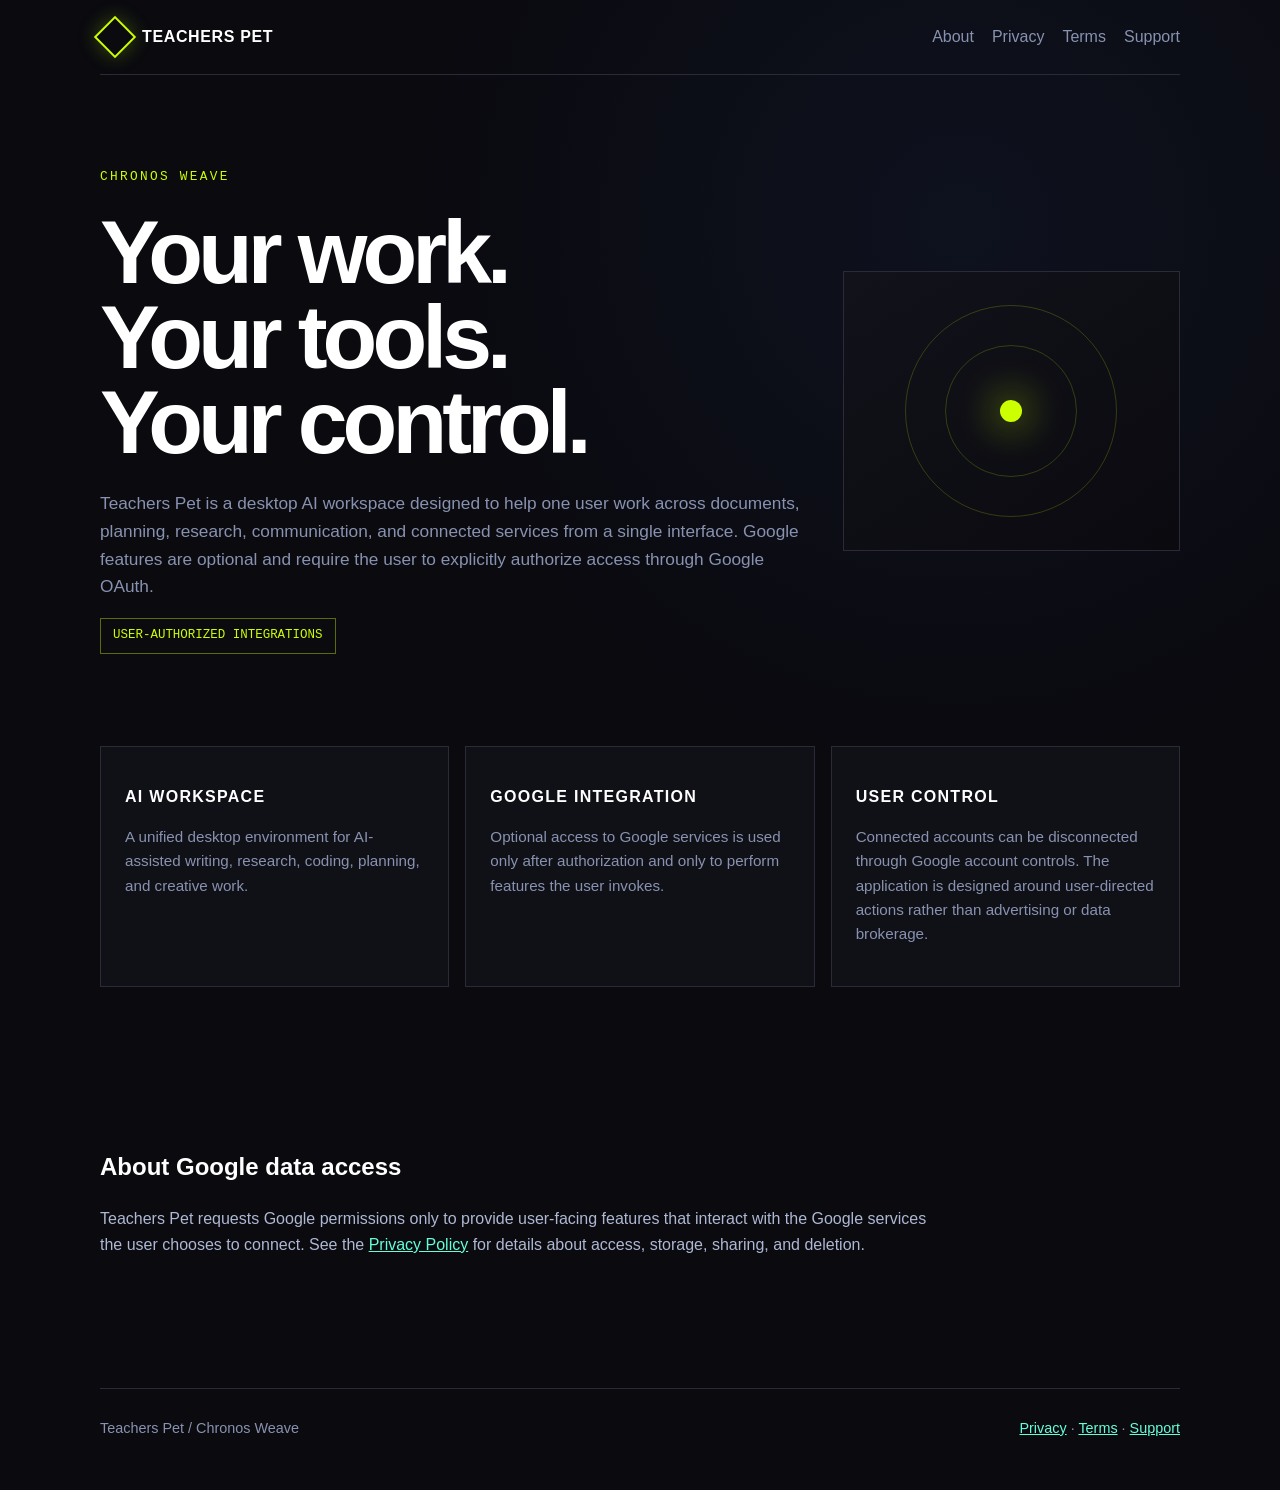
<file: index.html>
<!doctype html><html lang="en"><head><meta charset="utf-8"><meta name="viewport" content="width=device-width,initial-scale=1"><meta name="description" content="Teachers Pet / Chronos Weave is a user-controlled AI workspace with optional Google integrations."><title>Teachers Pet — Chronos Weave</title><link rel="stylesheet" href="styles.css"></head><body><header class="wrap top"><a class="brand" href="/"><span class="mark"></span><span>TEACHERS PET</span></a><nav class="nav"><a href="#about">About</a><a href="privacy.html">Privacy</a><a href="terms.html">Terms</a><a href="support.html">Support</a></nav></header><main class="wrap"><section class="hero"><div><div class="kicker">Chronos Weave</div><h1>Your work.<br>Your tools.<br>Your control.</h1><p>Teachers Pet is a desktop AI workspace designed to help one user work across documents, planning, research, communication, and connected services from a single interface. Google features are optional and require the user to explicitly authorize access through Google OAuth.</p><span class="badge">USER-AUTHORIZED INTEGRATIONS</span></div><div class="pulse" aria-label="Chronos Weave visual"><div class="core"></div></div></section><section id="about"><div class="grid"><article class="card"><h2>AI Workspace</h2><p>A unified desktop environment for AI-assisted writing, research, coding, planning, and creative work.</p></article><article class="card"><h2>Google Integration</h2><p>Optional access to Google services is used only after authorization and only to perform features the user invokes.</p></article><article class="card"><h2>User Control</h2><p>Connected accounts can be disconnected through Google account controls. The application is designed around user-directed actions rather than advertising or data brokerage.</p></article></div></section><section class="section legal"><h2>About Google data access</h2><p>Teachers Pet requests Google permissions only to provide user-facing features that interact with the Google services the user chooses to connect. See the <a href="privacy.html">Privacy Policy</a> for details about access, storage, sharing, and deletion.</p></section></main><footer class="wrap footer"><span>Teachers Pet / Chronos Weave</span><span><a href="privacy.html">Privacy</a> · <a href="terms.html">Terms</a> · <a href="support.html">Support</a></span></footer></body></html>
</file>
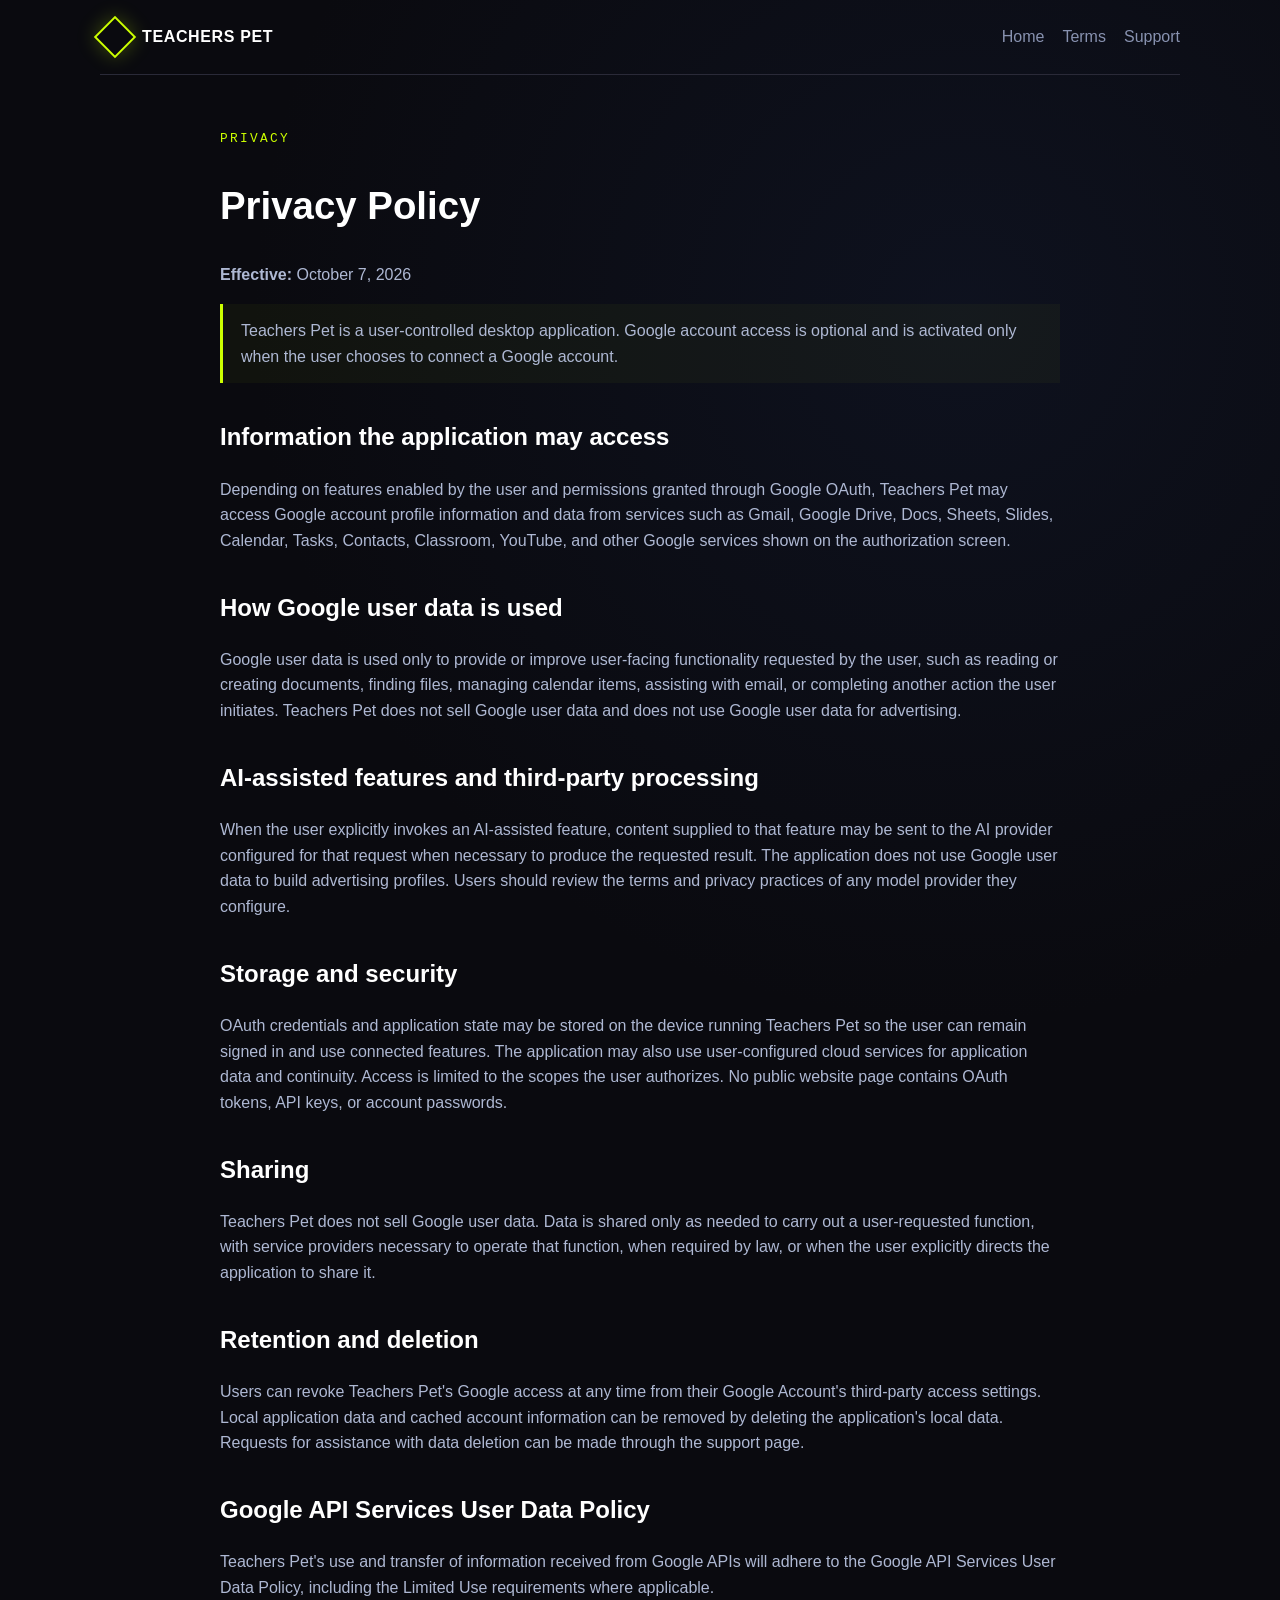
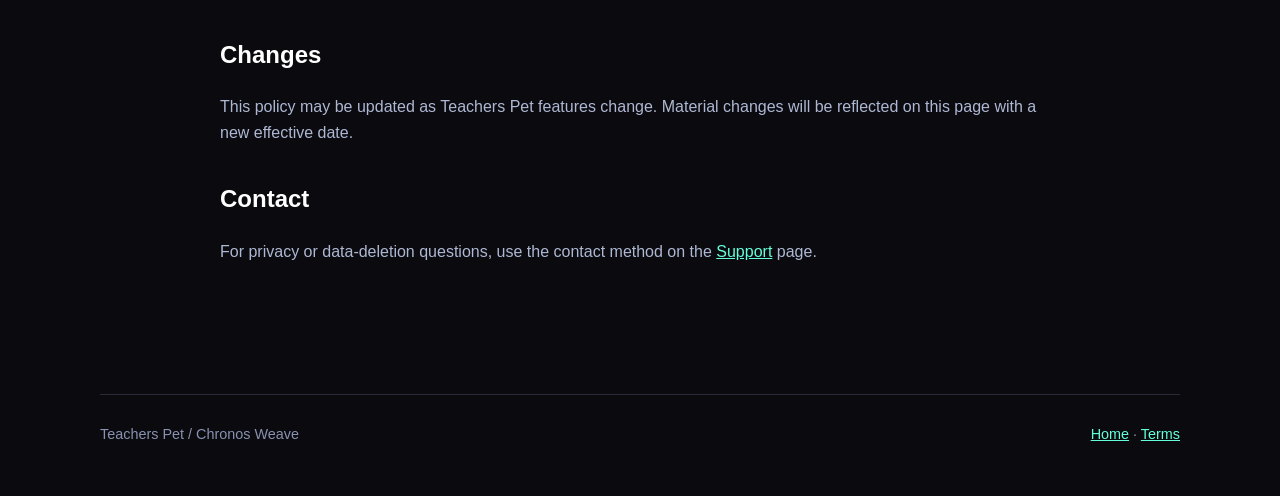
<file: privacy.html>
<!doctype html><html lang="en"><head><meta charset="utf-8"><meta name="viewport" content="width=device-width,initial-scale=1"><title>Privacy Policy — Teachers Pet</title><link rel="stylesheet" href="styles.css"></head><body><header class="wrap top"><a class="brand" href="/"><span class="mark"></span><span>TEACHERS PET</span></a><nav class="nav"><a href="/">Home</a><a href="terms.html">Terms</a><a href="support.html">Support</a></nav></header><main class="wrap section legal"><div class="kicker">Privacy</div><h1>Privacy Policy</h1><p><strong>Effective:</strong> October 7, 2026</p><p class="note">Teachers Pet is a user-controlled desktop application. Google account access is optional and is activated only when the user chooses to connect a Google account.</p><h2>Information the application may access</h2><p>Depending on features enabled by the user and permissions granted through Google OAuth, Teachers Pet may access Google account profile information and data from services such as Gmail, Google Drive, Docs, Sheets, Slides, Calendar, Tasks, Contacts, Classroom, YouTube, and other Google services shown on the authorization screen.</p><h2>How Google user data is used</h2><p>Google user data is used only to provide or improve user-facing functionality requested by the user, such as reading or creating documents, finding files, managing calendar items, assisting with email, or completing another action the user initiates. Teachers Pet does not sell Google user data and does not use Google user data for advertising.</p><h2>AI-assisted features and third-party processing</h2><p>When the user explicitly invokes an AI-assisted feature, content supplied to that feature may be sent to the AI provider configured for that request when necessary to produce the requested result. The application does not use Google user data to build advertising profiles. Users should review the terms and privacy practices of any model provider they configure.</p><h2>Storage and security</h2><p>OAuth credentials and application state may be stored on the device running Teachers Pet so the user can remain signed in and use connected features. The application may also use user-configured cloud services for application data and continuity. Access is limited to the scopes the user authorizes. No public website page contains OAuth tokens, API keys, or account passwords.</p><h2>Sharing</h2><p>Teachers Pet does not sell Google user data. Data is shared only as needed to carry out a user-requested function, with service providers necessary to operate that function, when required by law, or when the user explicitly directs the application to share it.</p><h2>Retention and deletion</h2><p>Users can revoke Teachers Pet's Google access at any time from their Google Account's third-party access settings. Local application data and cached account information can be removed by deleting the application's local data. Requests for assistance with data deletion can be made through the support page.</p><h2>Google API Services User Data Policy</h2><p>Teachers Pet's use and transfer of information received from Google APIs will adhere to the Google API Services User Data Policy, including the Limited Use requirements where applicable.</p><h2>Changes</h2><p>This policy may be updated as Teachers Pet features change. Material changes will be reflected on this page with a new effective date.</p><h2>Contact</h2><p>For privacy or data-deletion questions, use the contact method on the <a href="support.html">Support</a> page.</p></main><footer class="wrap footer"><span>Teachers Pet / Chronos Weave</span><span><a href="/">Home</a> · <a href="terms.html">Terms</a></span></footer></body></html>
</file>
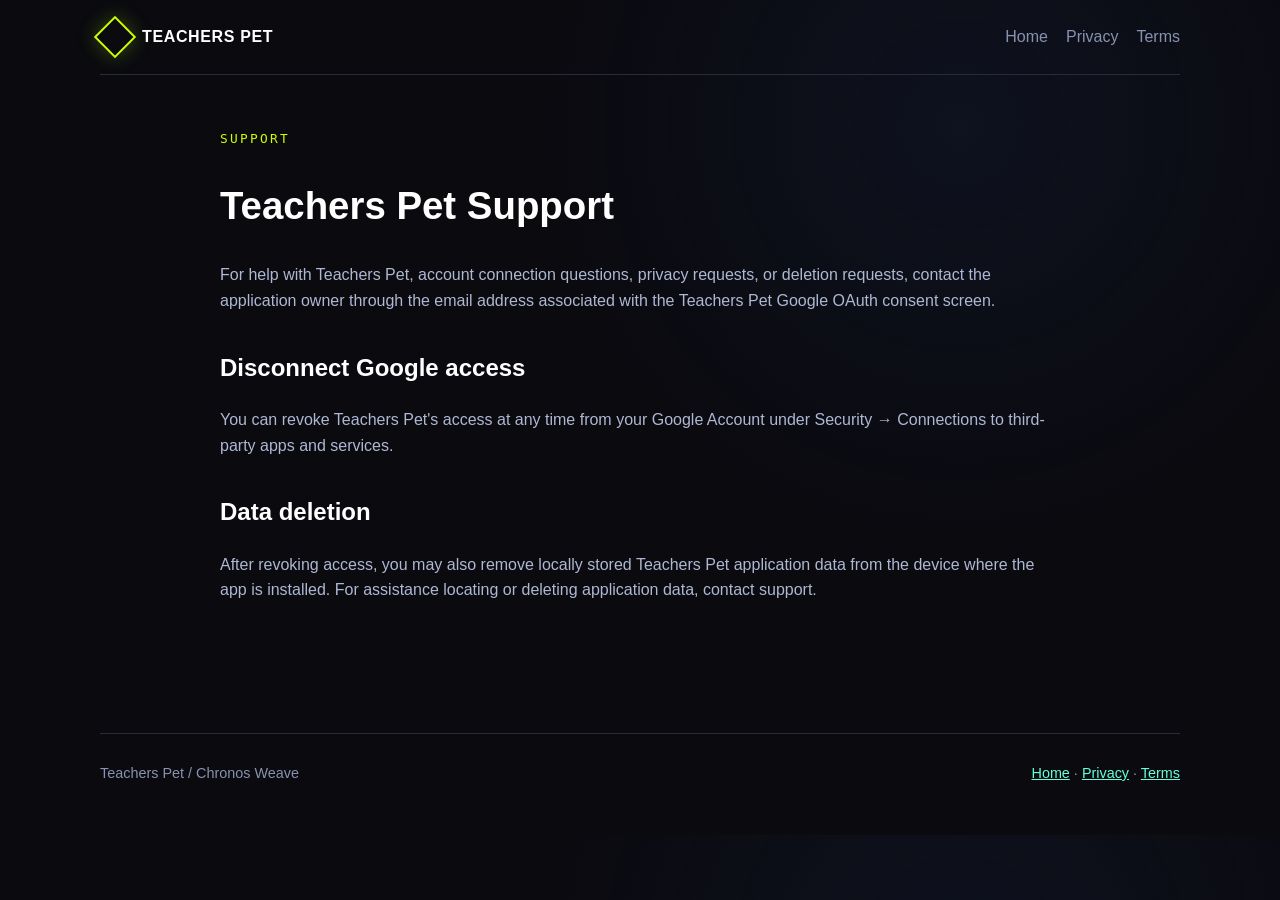
<file: support.html>
<!doctype html><html lang="en"><head><meta charset="utf-8"><meta name="viewport" content="width=device-width,initial-scale=1"><title>Support — Teachers Pet</title><link rel="stylesheet" href="styles.css"></head><body><header class="wrap top"><a class="brand" href="/"><span class="mark"></span><span>TEACHERS PET</span></a><nav class="nav"><a href="/">Home</a><a href="privacy.html">Privacy</a><a href="terms.html">Terms</a></nav></header><main class="wrap section legal"><div class="kicker">Support</div><h1>Teachers Pet Support</h1><p>For help with Teachers Pet, account connection questions, privacy requests, or deletion requests, contact the application owner through the email address associated with the Teachers Pet Google OAuth consent screen.</p><h2>Disconnect Google access</h2><p>You can revoke Teachers Pet's access at any time from your Google Account under Security → Connections to third-party apps and services.</p><h2>Data deletion</h2><p>After revoking access, you may also remove locally stored Teachers Pet application data from the device where the app is installed. For assistance locating or deleting application data, contact support.</p></main><footer class="wrap footer"><span>Teachers Pet / Chronos Weave</span><span><a href="/">Home</a> · <a href="privacy.html">Privacy</a> · <a href="terms.html">Terms</a></span></footer></body></html>
</file>
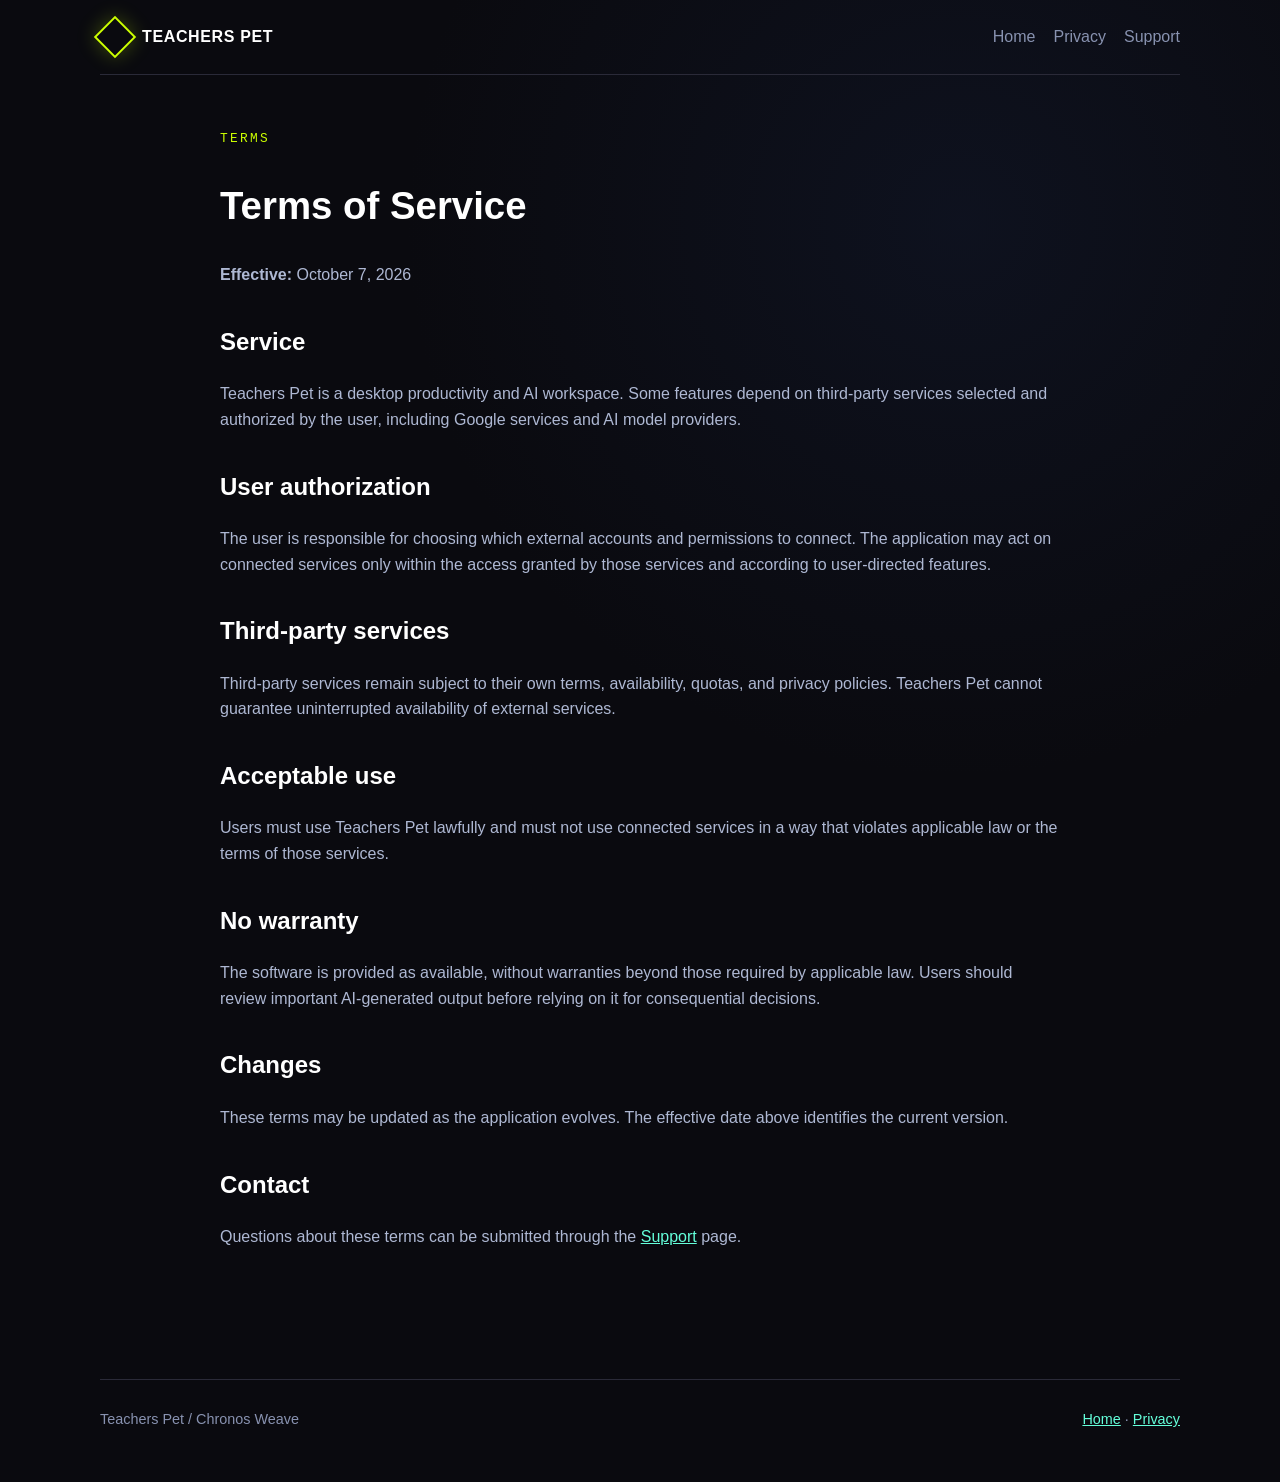
<file: terms.html>
<!doctype html><html lang="en"><head><meta charset="utf-8"><meta name="viewport" content="width=device-width,initial-scale=1"><title>Terms of Service — Teachers Pet</title><link rel="stylesheet" href="styles.css"></head><body><header class="wrap top"><a class="brand" href="/"><span class="mark"></span><span>TEACHERS PET</span></a><nav class="nav"><a href="/">Home</a><a href="privacy.html">Privacy</a><a href="support.html">Support</a></nav></header><main class="wrap section legal"><div class="kicker">Terms</div><h1>Terms of Service</h1><p><strong>Effective:</strong> October 7, 2026</p><h2>Service</h2><p>Teachers Pet is a desktop productivity and AI workspace. Some features depend on third-party services selected and authorized by the user, including Google services and AI model providers.</p><h2>User authorization</h2><p>The user is responsible for choosing which external accounts and permissions to connect. The application may act on connected services only within the access granted by those services and according to user-directed features.</p><h2>Third-party services</h2><p>Third-party services remain subject to their own terms, availability, quotas, and privacy policies. Teachers Pet cannot guarantee uninterrupted availability of external services.</p><h2>Acceptable use</h2><p>Users must use Teachers Pet lawfully and must not use connected services in a way that violates applicable law or the terms of those services.</p><h2>No warranty</h2><p>The software is provided as available, without warranties beyond those required by applicable law. Users should review important AI-generated output before relying on it for consequential decisions.</p><h2>Changes</h2><p>These terms may be updated as the application evolves. The effective date above identifies the current version.</p><h2>Contact</h2><p>Questions about these terms can be submitted through the <a href="support.html">Support</a> page.</p></main><footer class="wrap footer"><span>Teachers Pet / Chronos Weave</span><span><a href="/">Home</a> · <a href="privacy.html">Privacy</a></span></footer></body></html>
</file>
<file: styles.css>
:root{--bg:#0A0A0F;--panel:#12121A;--panel2:#1A1A2E;--ink:#CCD6F6;--muted:#8892B0;--lime:#CCFF00;--cyan:#64FFDA;--line:#2a2a38}*{box-sizing:border-box}html{scroll-behavior:smooth}body{margin:0;background:radial-gradient(circle at 75% 15%,#16213e55,transparent 35%),var(--bg);color:var(--ink);font-family:Inter,Segoe UI,Arial,sans-serif;line-height:1.6}a{color:var(--cyan)}.wrap{width:min(1080px,92vw);margin:auto}.top{display:flex;align-items:center;justify-content:space-between;padding:22px 0;border-bottom:1px solid var(--line)}.brand{display:flex;gap:12px;align-items:center;color:white;text-decoration:none;font-weight:800;letter-spacing:.04em}.mark{width:30px;height:30px;border:2px solid var(--lime);transform:rotate(45deg);box-shadow:0 0 20px #ccff0044}.nav{display:flex;gap:18px;flex-wrap:wrap}.nav a{text-decoration:none;color:var(--muted)}.nav a:hover{color:var(--lime)}.hero{padding:92px 0 76px;display:grid;grid-template-columns:1.35fr .65fr;gap:42px;align-items:center}.kicker{color:var(--lime);font-family:Consolas,monospace;text-transform:uppercase;letter-spacing:.18em;font-size:.8rem}.hero h1{font-size:clamp(2.6rem,7vw,5.7rem);line-height:.95;margin:.25em 0 .28em;color:#fff;letter-spacing:-.055em}.hero p{max-width:760px;color:var(--muted);font-size:1.08rem}.pulse{min-height:280px;border:1px solid var(--line);background:linear-gradient(145deg,#12121ae6,#0a0a0fee);display:grid;place-items:center;position:relative;overflow:hidden}.pulse:before,.pulse:after{content:"";position:absolute;border:1px solid #ccff0033;border-radius:50%}.pulse:before{width:210px;height:210px}.pulse:after{width:130px;height:130px}.core{width:22px;height:22px;border-radius:50%;background:var(--lime);box-shadow:0 0 40px var(--lime)}.badge{display:inline-block;border:1px solid #ccff0066;color:var(--lime);padding:7px 12px;font-family:Consolas,monospace;font-size:.78rem}.grid{display:grid;grid-template-columns:repeat(3,1fr);gap:16px;margin:16px 0 72px}.card{background:#12121abf;border:1px solid var(--line);padding:24px;min-height:170px}.card h2{font-size:1rem;text-transform:uppercase;letter-spacing:.08em;color:#fff}.card p{color:var(--muted);font-size:.95rem}.section{padding:54px 0}.section h1,.section h2{color:#fff}.section h1{font-size:2.4rem}.legal{max-width:840px}.legal h2{margin-top:2.2rem}.legal p,.legal li{color:#aeb8d3}.note{border-left:3px solid var(--lime);padding:14px 18px;background:#ccff0009;color:#d8deef}.footer{border-top:1px solid var(--line);margin-top:60px;padding:28px 0 50px;color:var(--muted);font-size:.9rem;display:flex;justify-content:space-between;gap:20px;flex-wrap:wrap}@media(max-width:760px){.hero{grid-template-columns:1fr;padding-top:58px}.grid{grid-template-columns:1fr}.nav{font-size:.88rem}}
</file>
